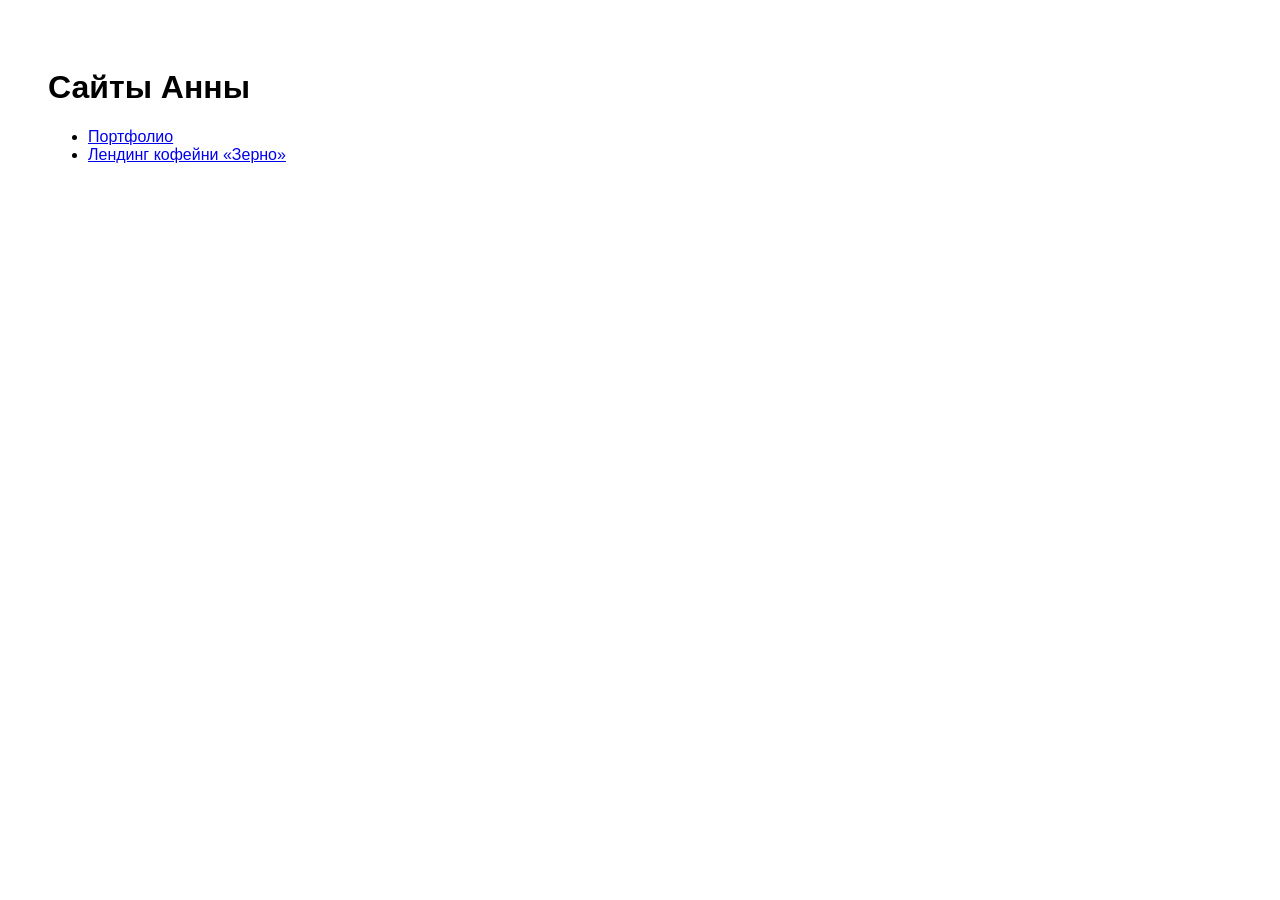
<file: index.html>
<!doctype html><html lang="ru"><head><meta charset="utf-8"><title>Сайты Анны</title></head><body style="font-family:sans-serif;padding:40px"><h1>Сайты Анны</h1><ul><li><a href="portfolio/">Портфолио</a></li><li><a href="coffee/">Лендинг кофейни «Зерно»</a></li></ul></body></html>
</file>
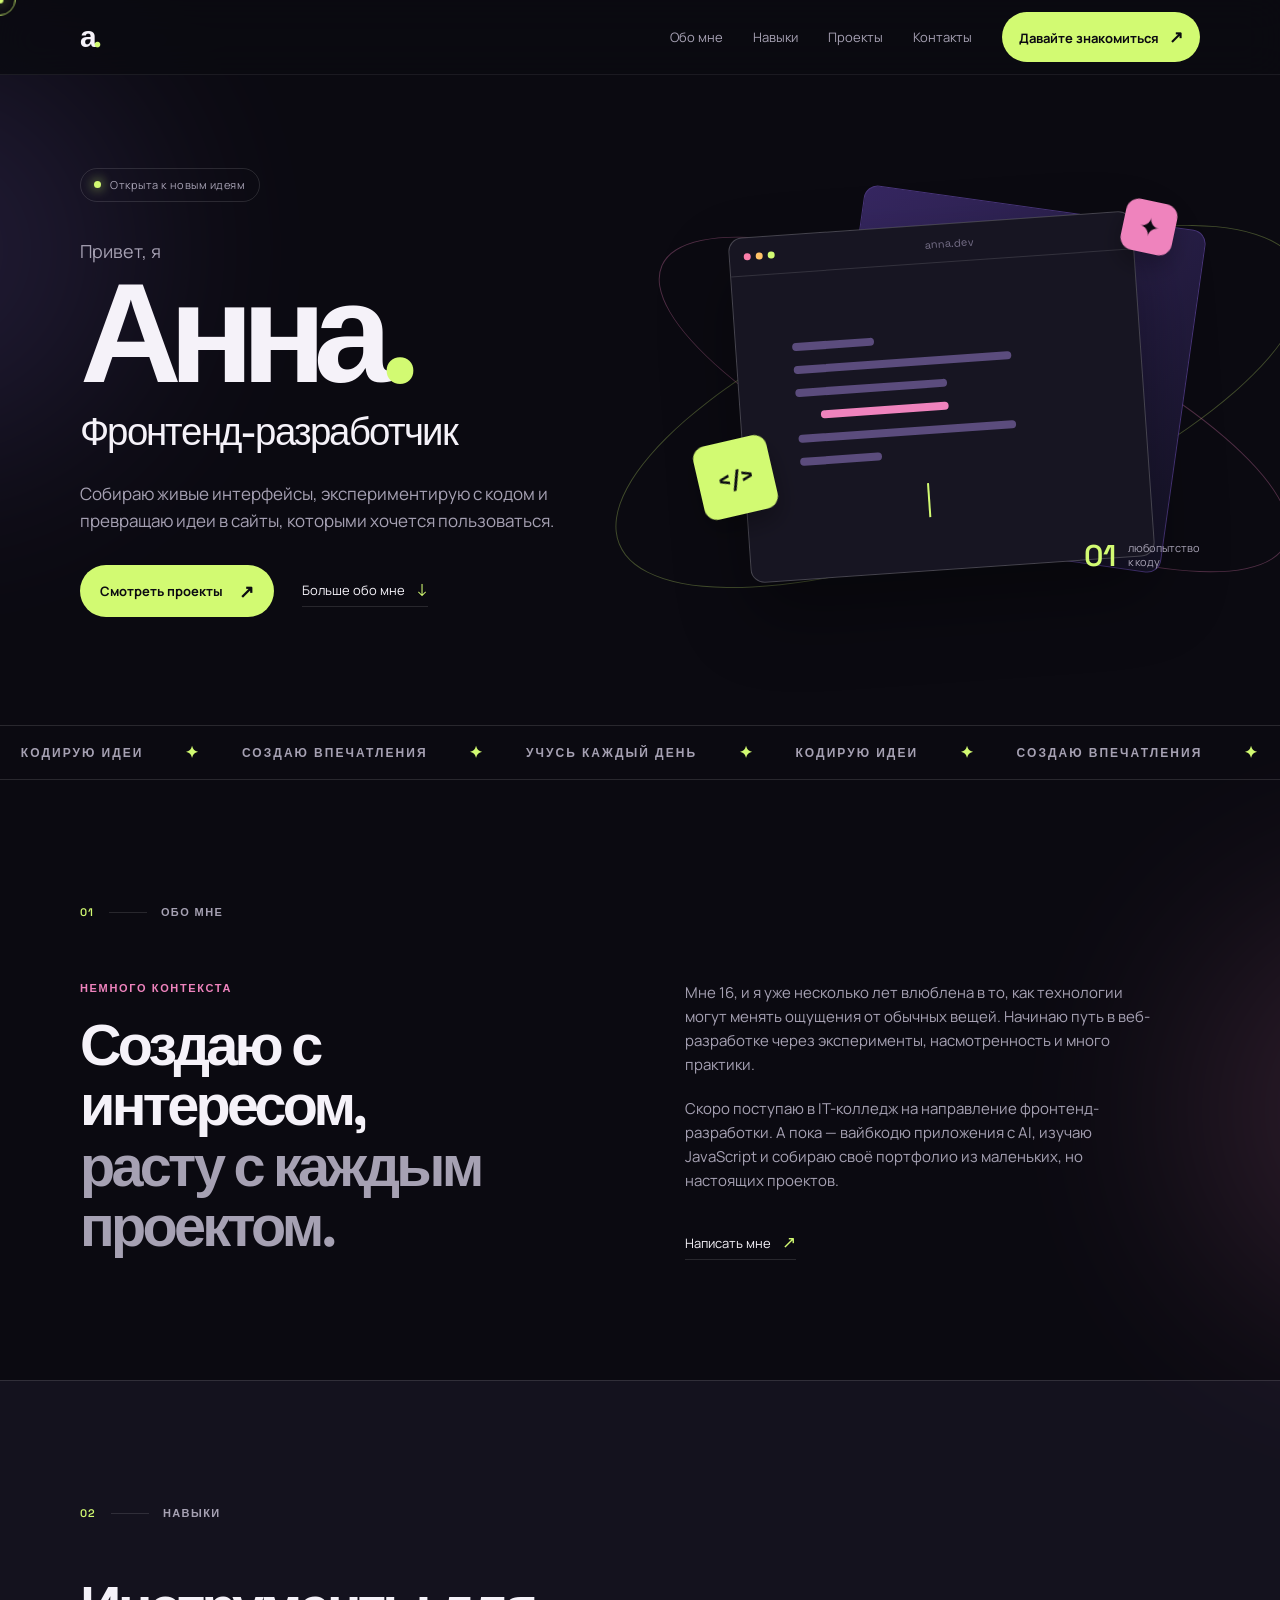
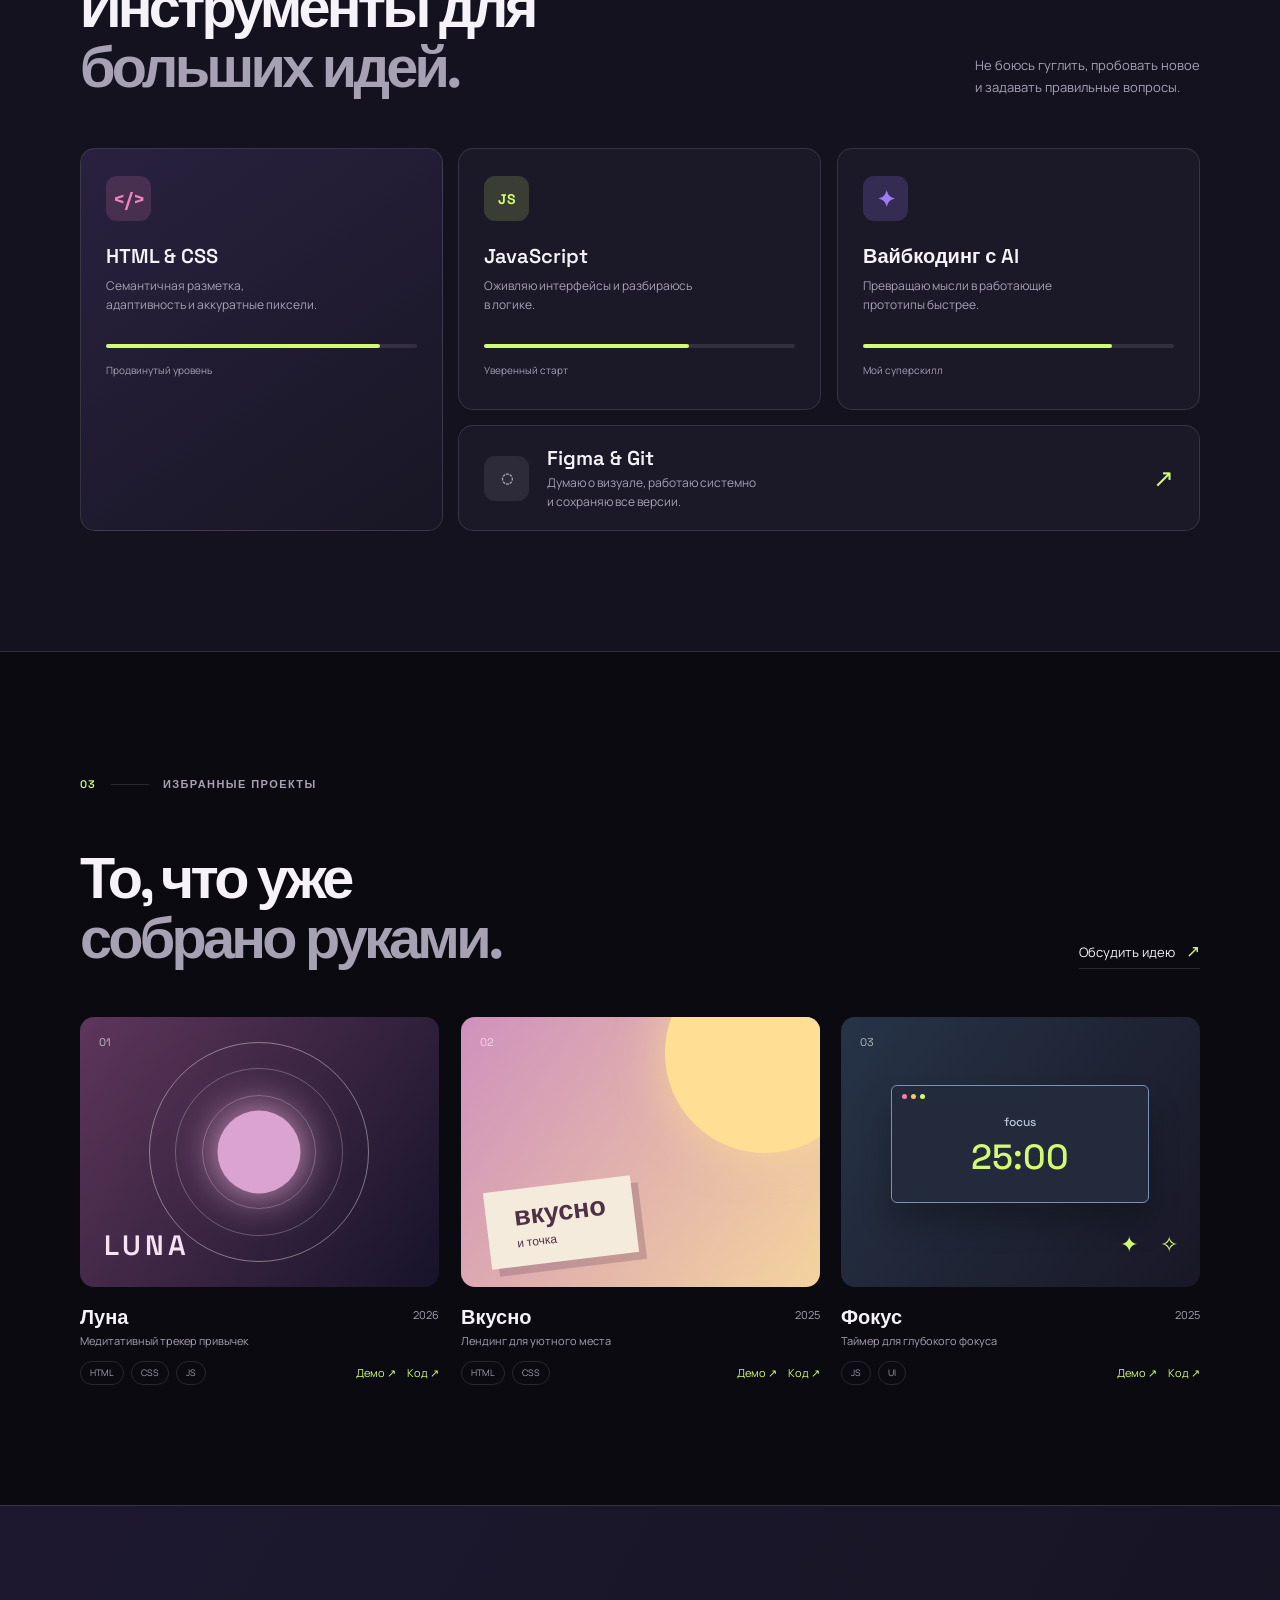
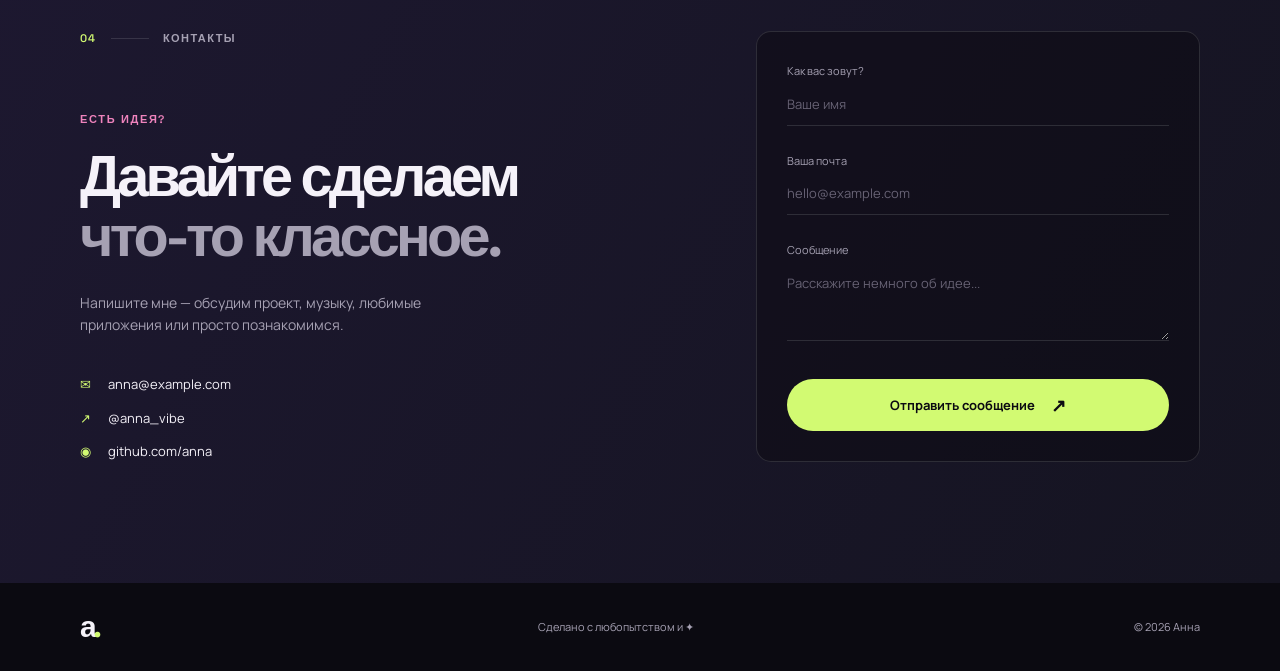
<file: portfolio/index.html>
<!doctype html>
<html lang="ru">
  <head>
    <meta charset="utf-8">
    <meta name="viewport" content="width=device-width, initial-scale=1">
    <meta name="description" content="Портфолио Анны — начинающего фронтенд-разработчика и вайбкодера.">
    <meta name="theme-color" content="#0b0a11">
    <title>Анна — фронтенд-разработчик</title>
    <link rel="preconnect" href="https://fonts.googleapis.com">
    <link rel="preconnect" href="https://fonts.gstatic.com" crossorigin>
    <link href="https://fonts.googleapis.com/css2?family=Manrope:wght@400;500;600;700;800&family=Space+Grotesk:wght@500;600;700&display=swap" rel="stylesheet">
    <link rel="stylesheet" href="styles.css">
  </head>
  <body>
    <div class="scroll-progress" aria-hidden="true"></div>
    <div class="page-glow page-glow--one"></div>
    <div class="page-glow page-glow--two"></div>

    <header class="site-header">
      <nav class="nav container" aria-label="Основная навигация">
        <a class="logo" href="#главная" aria-label="На главную">а<span>.</span></a>
        <button class="menu-toggle" type="button" aria-expanded="false" aria-controls="nav-menu" aria-label="Открыть меню">
          <span></span><span></span>
        </button>
        <div class="nav-menu" id="nav-menu">
          <a href="#обо-мне">Обо мне</a>
          <a href="#навыки">Навыки</a>
          <a href="#проекты">Проекты</a>
          <a href="#контакты">Контакты</a>
          <a class="nav-pill" href="#контакты">Давайте знакомиться <span>↗</span></a>
        </div>
      </nav>
    </header>

    <main>
      <section class="hero container" id="главная">
        <div class="hero-copy reveal">
          <div class="eyebrow"><span class="status-dot"></span> Открыта к новым идеям</div>
          <p class="hero-kicker">Привет, я</p>
          <h1>Анна<span class="accent-dot">.</span></h1>
          <h2 class="hero-headline" aria-label="Фронтенд-разработчик">Фронтенд-разработчик</h2>
          <p class="hero-text">Собираю живые интерфейсы, экспериментирую с кодом и превращаю идеи в сайты, которыми хочется пользоваться.</p>
          <div class="hero-actions">
            <a class="button button--primary" href="#проекты">Смотреть проекты <span>↗</span></a>
            <a class="text-link" href="#обо-мне">Больше обо мне <span>↓</span></a>
          </div>
        </div>
        <div class="hero-art reveal reveal--delay" aria-label="Иллюстрация рабочего пространства Анны">
          <div class="orbit orbit--one"></div>
          <div class="orbit orbit--two"></div>
          <div class="art-card art-card--back"></div>
          <div class="art-card art-card--main">
            <div class="window-top"><i></i><i></i><i></i><span>anna.dev</span></div>
            <div class="window-content">
              <div class="code-line code-line--short"></div>
              <div class="code-line code-line--long"></div>
              <div class="code-line code-line--medium"></div>
              <div class="code-line code-line--accent"></div>
              <div class="code-line code-line--long"></div>
              <div class="code-line code-line--short"></div>
              <div class="code-cursor"></div>
            </div>
          </div>
          <div class="floating-badge floating-badge--code">&lt;/&gt;</div>
          <div class="floating-badge floating-badge--spark">✦</div>
          <div class="hero-tag"><strong>01</strong><span>любопытство<br>к коду</span></div>
        </div>
      </section>

      <div class="marquee" aria-hidden="true">
        <div class="marquee-track"><span>кодирую идеи</span><b>✦</b><span>создаю впечатления</span><b>✦</b><span>учусь каждый день</span><b>✦</b><span>кодирую идеи</span><b>✦</b><span>создаю впечатления</span><b>✦</b></div>
      </div>

      <section class="section container about-section" id="обо-мне">
        <div class="section-label reveal"><span>01</span><i></i><span>Обо мне</span></div>
        <div class="about-grid">
          <div class="about-title reveal">
            <p class="overline">Немного контекста</p>
            <h2>Создаю с интересом,<br><em>расту с каждым проектом.</em></h2>
          </div>
          <div class="about-copy reveal reveal--delay">
            <p>Мне 16, и я уже несколько лет влюблена в то, как технологии могут менять ощущения от обычных вещей. Начинаю путь в веб-разработке через эксперименты, насмотренность и много практики.</p>
            <p>Скоро поступаю в IT-колледж на направление фронтенд-разработки. А пока — вайбкодю приложения с AI, изучаю JavaScript и собираю своё портфолио из маленьких, но настоящих проектов.</p>
            <a class="underlined-link" href="#контакты">Написать мне <span>↗</span></a>
          </div>
        </div>
      </section>

      <section class="section skills-section" id="навыки">
        <div class="container">
          <div class="section-label reveal"><span>02</span><i></i><span>Навыки</span></div>
          <div class="section-heading reveal"><h2>Инструменты для<br><em>больших идей.</em></h2><p>Не боюсь гуглить, пробовать новое<br>и задавать правильные вопросы.</p></div>
          <div class="skills-grid">
            <article class="skill-card skill-card--large reveal">
              <div class="skill-icon skill-icon--html">&lt;/&gt;</div>
              <h3>HTML & CSS</h3>
              <p>Семантичная разметка, адаптивность и аккуратные пиксели.</p>
              <div class="skill-meter"><span style="width: 88%"></span></div><small>Продвинутый уровень</small>
            </article>
            <article class="skill-card reveal reveal--delay">
              <div class="skill-icon skill-icon--js">JS</div>
              <h3>JavaScript</h3>
              <p>Оживляю интерфейсы и разбираюсь в логике.</p>
              <div class="skill-meter"><span style="width: 66%"></span></div><small>Уверенный старт</small>
            </article>
            <article class="skill-card reveal reveal--delay-2">
              <div class="skill-icon skill-icon--ai">✦</div>
              <h3>Вайбкодинг с AI</h3>
              <p>Превращаю мысли в работающие прототипы быстрее.</p>
              <div class="skill-meter"><span style="width: 80%"></span></div><small>Мой суперскилл</small>
            </article>
            <article class="skill-card skill-card--wide reveal">
              <div class="skill-icon skill-icon--tools">◌</div>
              <div><h3>Figma & Git</h3><p>Думаю о визуале, работаю системно и сохраняю все версии.</p></div>
              <span class="card-arrow">↗</span>
            </article>
          </div>
        </div>
      </section>

      <section class="section projects-section container" id="проекты">
        <div class="section-label reveal"><span>03</span><i></i><span>Избранные проекты</span></div>
        <div class="section-heading projects-heading reveal"><h2>То, что уже<br><em>собрано руками.</em></h2><a class="underlined-link" href="#контакты">Обсудить идею <span>↗</span></a></div>
        <div class="projects-grid">
          <article class="project-card reveal">
            <a class="project-visual project-visual--first" href="#" aria-label="Открыть проект Луна"><span class="project-number">01</span><span class="visual-orbit"></span><span class="visual-moon"></span><span class="visual-word">LUNA</span></a>
            <div class="project-meta"><div><h3>Луна</h3><p>Медитативный трекер привычек</p></div><span>2026</span></div>
            <div class="project-tags"><span>HTML</span><span>CSS</span><span>JS</span><a href="#">Демо ↗</a><a href="#">Код ↗</a></div>
          </article>
          <article class="project-card reveal reveal--delay">
            <a class="project-visual project-visual--second" href="#" aria-label="Открыть проект Вкусно"><span class="project-number">02</span><span class="visual-sun"></span><span class="visual-card">вкусно<br><small>и точка</small></span></a>
            <div class="project-meta"><div><h3>Вкусно</h3><p>Лендинг для уютного места</p></div><span>2025</span></div>
            <div class="project-tags"><span>HTML</span><span>CSS</span><a href="#">Демо ↗</a><a href="#">Код ↗</a></div>
          </article>
          <article class="project-card reveal reveal--delay-2">
            <a class="project-visual project-visual--third" href="#" aria-label="Открыть проект Фокус"><span class="project-number">03</span><span class="visual-window"><i></i><i></i><i></i><b>focus</b><em>25:00</em></span><span class="visual-stars">✦　✧</span></a>
            <div class="project-meta"><div><h3>Фокус</h3><p>Таймер для глубокого фокуса</p></div><span>2025</span></div>
            <div class="project-tags"><span>JS</span><span>UI</span><a href="#">Демо ↗</a><a href="#">Код ↗</a></div>
          </article>
        </div>
      </section>

      <section class="section contact-section" id="контакты">
        <div class="container contact-grid">
          <div class="contact-intro reveal">
            <div class="section-label"><span>04</span><i></i><span>Контакты</span></div>
            <p class="overline">Есть идея?</p>
            <h2>Давайте сделаем<br><em>что-то классное.</em></h2>
            <p class="contact-text">Напишите мне — обсудим проект, музыку, любимые приложения или просто познакомимся.</p>
            <div class="contact-links"><a href="mailto:anna@example.com"><span>✉</span> anna@example.com</a><a href="#"><span>↗</span> @anna_vibe</a><a href="#"><span>◉</span> github.com/anna</a></div>
          </div>
          <form class="contact-form reveal reveal--delay">
            <label for="name">Как вас зовут?</label><input id="name" name="name" type="text" placeholder="Ваше имя" required>
            <label for="email">Ваша почта</label><input id="email" name="email" type="email" placeholder="hello@example.com" required>
            <label for="message">Сообщение</label><textarea id="message" name="message" rows="3" placeholder="Расскажите немного об идее..." required></textarea>
            <button class="button button--primary" type="submit">Отправить сообщение <span>↗</span></button>
            <p class="form-success" role="status">Сообщение отправлено! Скоро отвечу ✦</p>
          </form>
        </div>
      </section>
    </main>

    <footer class="footer container"><a class="logo" href="#главная">а<span>.</span></a><p>Сделано с любопытством и ✦</p><p>© 2026 Анна</p></footer>
    <div class="cursor-dot" aria-hidden="true"></div>
    <div class="cursor-ring" aria-hidden="true"></div>
    <script src="script.js"></script>
  </body>
</html>
</file>
<file: portfolio/styles.css>
/* Motion layer: all effects stay on compositor-friendly properties. */
.hero .hero-art{--parallax-x:0px;--parallax-y:0px;transform:translate3d(var(--parallax-x),var(--parallax-y),0);will-change:transform}
.hero-art .floating-badge--code{transform:translate3d(var(--badge-x),var(--badge-y),0) rotate(-13deg)}
.hero-art .floating-badge--spark{transform:translate3d(var(--badge-x),var(--badge-y),0) rotate(12deg)}
.reveal.tilt-card:not(.is-visible){transform:translate3d(0,22px,0)}
.reveal.tilt-card.is-visible{transform:perspective(900px) rotateX(var(--tilt-x)) rotateY(var(--tilt-y)) scale3d(var(--tilt-scale),var(--tilt-scale),var(--tilt-scale))}
.button.button--primary.magnetic-button{transform:translate3d(var(--mag-x),var(--mag-y),0)}
.button.button--primary.magnetic-button:hover{transform:translate3d(var(--mag-x),var(--mag-y),0) translateY(-3px)}
.scroll-progress{position:fixed;z-index:40;top:0;left:0;width:100%;height:3px;background:var(--lime);transform:scaleX(0);transform-origin:left center;box-shadow:0 0 12px rgba(210,250,114,.5);pointer-events:none}
.hero-headline{overflow:hidden}
.hero-headline .headline-word{display:inline-block;white-space:nowrap}
.hero-headline .headline-char{display:inline-block;opacity:0;transform:translate3d(0,1.1em,0) rotate(3deg);animation:headline-rise .75s cubic-bezier(.22,1,.36,1) forwards;animation-delay:calc(var(--char-index) * 38ms + 280ms)}
.marquee-track{will-change:transform;transform:translate3d(0,0,0);animation:marquee-scroll 28s linear infinite}
.reveal{transition-delay:var(--reveal-delay,0ms);will-change:transform,opacity}
.tilt-card{--tilt-x:0deg;--tilt-y:0deg;--tilt-scale:1;transform:perspective(900px) rotateX(var(--tilt-x)) rotateY(var(--tilt-y)) scale3d(var(--tilt-scale),var(--tilt-scale),var(--tilt-scale));transition:transform .55s cubic-bezier(.2,.7,.2,1),box-shadow .55s ease}
.reveal.tilt-card:not(.is-visible){transform:translate3d(0,22px,0)}
.tilt-card.is-visible{transform:perspective(900px) rotateX(var(--tilt-x)) rotateY(var(--tilt-y)) scale3d(var(--tilt-scale),var(--tilt-scale),var(--tilt-scale))}
.hero-art{--parallax-x:0px;--parallax-y:0px;transform:translate3d(var(--parallax-x),var(--parallax-y),0);will-change:transform}
.floating-badge{--badge-x:0px;--badge-y:0px;will-change:transform}
.floating-badge--code{transform:translate3d(var(--badge-x),var(--badge-y),0) rotate(-13deg)}
.floating-badge--spark{transform:translate3d(var(--badge-x),var(--badge-y),0) rotate(12deg)}
.magnetic-button{--mag-x:0px;--mag-y:0px;transform:translate3d(var(--mag-x),var(--mag-y),0)}
.magnetic-button:hover{transform:translate3d(var(--mag-x),var(--mag-y),0) translateY(-3px)}
@keyframes headline-rise{to{opacity:1;transform:translate3d(0,0,0) rotate(0)}}
@keyframes marquee-scroll{to{transform:translate3d(-30%,0,0)}}

@media (hover:hover) and (pointer:fine){
  .has-custom-cursor,.has-custom-cursor *{cursor:none!important}
  .cursor-dot,.cursor-ring{position:fixed;z-index:100;top:0;left:0;pointer-events:none;border-radius:50%;opacity:0;transform:translate3d(-50%,-50%,0);will-change:transform}
  .cursor-dot{width:7px;height:7px;background:var(--lime);box-shadow:0 0 14px rgba(210,250,114,.7)}
  .cursor-ring{width:31px;height:31px;border:1px solid rgba(210,250,114,.75);transition:width .25s ease,height .25s ease,background .25s ease,border-color .25s ease,opacity .25s ease}
  .has-custom-cursor .cursor-dot,.has-custom-cursor .cursor-ring{opacity:1}
  .has-custom-cursor.cursor-hover .cursor-ring{width:52px;height:52px;background:rgba(210,250,114,.13);border-color:var(--lime)}
}
@media (max-width:760px){
  .hero .hero-art{transform:translate3d(var(--parallax-x),var(--parallax-y),0) scale(.9)}
}
@media (prefers-reduced-motion:reduce){
  .hero-headline .headline-char{opacity:1;transform:none;animation:none}
  .scroll-progress{display:none}
  .reveal{opacity:1;transform:none!important;transition:none}
  .marquee-track{animation:none;transform:none}
  .hero-art,.floating-badge--code,.floating-badge--spark,.tilt-card,.magnetic-button{transform:none!important;transition:none}
}
:root{--bg:#0b0a11;--surface:#14121e;--surface-2:#1b1828;--text:#f5f2f9;--muted:#a6a1b3;--line:rgba(255,255,255,.12);--lime:#d2fa72;--violet:#9d7cff;--pink:#ef83bd;--font:"Manrope",sans-serif;--display:"Space Grotesk",sans-serif}*{box-sizing:border-box}html{scroll-behavior:smooth}body{margin:0;background:var(--bg);color:var(--text);font-family:var(--font);font-size:16px;line-height:1.6;overflow-x:hidden}.container{width:min(1120px,calc(100% - 40px));margin:0 auto}.page-glow{position:absolute;width:420px;height:420px;border-radius:50%;filter:blur(100px);opacity:.14;pointer-events:none}.page-glow--one{background:var(--violet);top:40px;left:-280px}.page-glow--two{background:var(--pink);top:900px;right:-330px}.site-header{position:sticky;top:0;z-index:20;background:rgba(11,10,17,.8);backdrop-filter:blur(18px);border-bottom:1px solid rgba(255,255,255,.07)}.nav{height:74px;display:flex;align-items:center;justify-content:space-between}.logo{color:var(--text);font:700 30px/1 var(--display);text-decoration:none;letter-spacing:-.12em}.logo span,.accent-dot{color:var(--lime)}.nav-menu{display:flex;align-items:center;gap:30px}.nav-menu a{color:var(--muted);font-size:13px;text-decoration:none;transition:.25s}.nav-menu a:hover,.text-link:hover,.underlined-link:hover{color:var(--lime)}.nav-pill{color:var(--bg)!important;background:var(--lime);border-radius:100px;padding:11px 17px;font-weight:700}.nav-pill span{font-size:17px;margin-left:7px}.menu-toggle{display:none;background:none;border:0;color:var(--text)}.hero{min-height:650px;display:grid;grid-template-columns:1fr .9fr;align-items:center;gap:50px;padding:74px 0 90px}.eyebrow{display:inline-flex;align-items:center;gap:9px;border:1px solid var(--line);border-radius:100px;padding:7px 13px;color:var(--muted);font-size:11px;letter-spacing:.05em}.status-dot{height:7px;width:7px;border-radius:50%;background:var(--lime);box-shadow:0 0 12px var(--lime)}.hero-kicker{color:var(--muted);font-size:18px;margin:35px 0 0}.hero h1{font:700 clamp(72px,11vw,144px)/.91 var(--display);letter-spacing:-.09em;margin:4px 0 11px}.hero h2{font:500 clamp(25px,3vw,40px)/1.2 var(--display);letter-spacing:-.05em;margin:0}.hero-text{color:var(--muted);max-width:480px;font-size:17px;margin:25px 0 31px}.hero-actions{display:flex;align-items:center;gap:28px}.button{display:inline-flex;align-items:center;justify-content:center;gap:16px;border:0;border-radius:100px;padding:14px 20px;font:700 13px var(--font);text-decoration:none;cursor:pointer;transition:transform .25s,box-shadow .25s}.button:hover{transform:translateY(-3px);box-shadow:0 8px 25px rgba(210,250,114,.16)}.button--primary{background:var(--lime);color:var(--bg)}.button span{font-size:18px}.text-link,.underlined-link{color:var(--text);font-size:13px;text-decoration:none;border-bottom:1px solid var(--line);padding-bottom:4px;transition:.25s}.text-link span,.underlined-link span{color:var(--lime);margin-left:8px;font-size:17px}.hero-art{height:455px;position:relative}.art-card{position:absolute;border-radius:14px}.art-card--back{width:68%;height:76%;right:3%;top:9%;background:linear-gradient(135deg,#362761,#151326);transform:rotate(8deg);border:1px solid #49367b}.art-card--main{width:80%;height:76%;right:11%;top:13%;background:#171522;border:1px solid rgba(255,255,255,.2);box-shadow:0 35px 70px rgba(0,0,0,.35);transform:rotate(-4deg);overflow:hidden}.window-top{height:38px;border-bottom:1px solid var(--line);display:flex;align-items:center;padding:0 14px;gap:5px;color:#756e87;font:11px var(--display)}.window-top span{margin-left:auto;margin-right:auto}.window-top i{width:7px;height:7px;border-radius:50%;background:#fa7eaa}.window-top i:nth-child(2){background:#ffc368}.window-top i:nth-child(3){background:var(--lime)}.window-content{padding:55px 14%;position:relative}.code-line{height:8px;border-radius:10px;background:#5b4c7d;margin:15px 0}.code-line--short{width:28%}.code-line--medium{width:52%}.code-line--long{width:75%}.code-line--accent{width:44%;background:var(--pink);margin-left:8%}.code-cursor{width:2px;height:34px;background:var(--lime);margin:26px 0 0 43%;animation:blink 1s infinite}.floating-badge{position:absolute;display:grid;place-items:center;border-radius:13px;background:var(--lime);color:var(--bg);box-shadow:0 12px 26px rgba(0,0,0,.3)}.floating-badge--code{width:75px;height:75px;left:1%;bottom:23%;font:700 23px var(--display);transform:rotate(-13deg)}.floating-badge--spark{width:52px;height:52px;right:5%;top:8%;background:var(--pink);font-size:25px;transform:rotate(12deg)}.hero-tag{position:absolute;right:0;bottom:10%;display:flex;gap:12px;align-items:center;color:var(--muted);font-size:11px;line-height:1.3}.hero-tag strong{color:var(--lime);font:600 30px var(--display)}.orbit{position:absolute;border:1px solid rgba(210,250,114,.27);border-radius:50%;width:145%;height:56%;left:-20%;top:25%;transform:rotate(-22deg)}.orbit--two{width:135%;height:45%;left:-12%;top:30%;border-color:rgba(239,131,189,.3);transform:rotate(24deg)}.marquee{overflow:hidden;border-block:1px solid var(--line);padding:16px 0;color:var(--muted);font:600 12px var(--display);text-transform:uppercase;letter-spacing:.17em}.marquee-track{display:flex;align-items:center;justify-content:space-around;min-width:850px;animation:slide 25s linear infinite}.marquee b{color:var(--lime);font-size:16px}.section{padding-top:125px;padding-bottom:120px}.section-label{display:flex;align-items:center;gap:14px;color:var(--muted);font:600 11px var(--display);letter-spacing:.13em;text-transform:uppercase}.section-label span:first-child{color:var(--lime)}.section-label i{width:38px;height:1px;background:var(--line)}.about-grid{display:grid;grid-template-columns:1fr 1fr;gap:90px;margin-top:62px}.overline{color:var(--pink);font:600 11px var(--display);letter-spacing:.15em;text-transform:uppercase;margin:0 0 20px}.about-title h2,.section-heading h2,.contact-intro h2{font:600 clamp(35px,4.5vw,59px)/1.05 var(--display);letter-spacing:-.065em;margin:0}.about-title h2 em,.section-heading h2 em,.contact-intro h2 em{font-style:normal;color:var(--muted)}.about-copy{max-width:465px}.about-copy p{color:var(--muted);margin:0 0 20px;font-size:15px}.underlined-link{display:inline-block;margin-top:15px}.skills-section{background:var(--surface);border-block:1px solid var(--line)}.section-heading{display:flex;align-items:end;justify-content:space-between;margin:57px 0 50px}.section-heading p{color:var(--muted);font-size:13px;margin:0;line-height:1.7}.skills-grid{display:grid;grid-template-columns:repeat(3,1fr);gap:15px}.skill-card{background:var(--surface-2);border:1px solid var(--line);border-radius:15px;padding:27px 25px;min-height:240px;position:relative}.skill-card--large{grid-row:span 2;min-height:345px;background:linear-gradient(145deg,#29213f,#181624)}.skill-card--wide{grid-column:span 2;min-height:105px;display:flex;align-items:center;gap:18px;padding:19px 25px}.skill-icon{display:grid;place-items:center;width:45px;height:45px;border-radius:11px;margin-bottom:22px;font:700 14px var(--display)}.skill-icon--html{background:rgba(239,131,189,.16);color:var(--pink);font-size:20px}.skill-icon--js{background:rgba(210,250,114,.16);color:var(--lime)}.skill-icon--ai{background:rgba(157,124,255,.2);color:var(--violet);font-size:22px}.skill-icon--tools{background:rgba(255,255,255,.08);color:var(--muted);margin:0}.skill-card h3{font:600 20px var(--display);margin:0 0 7px}.skill-card p{color:var(--muted);font-size:12px;margin:0;max-width:215px}.skill-meter{height:4px;background:rgba(255,255,255,.1);border-radius:5px;margin:30px 0 8px}.skill-meter span{display:block;height:100%;border-radius:5px;background:var(--lime)}.skill-card small{color:var(--muted);font-size:10px}.skill-card--wide h3{margin-bottom:2px}.card-arrow{margin-left:auto;color:var(--lime);font-size:25px}.projects-heading{margin-bottom:48px}.projects-grid{display:grid;grid-template-columns:repeat(3,1fr);gap:22px}.project-visual{height:270px;border-radius:14px;display:block;position:relative;overflow:hidden;text-decoration:none}.project-visual--first{background:linear-gradient(125deg,#5e365b,#161329)}.project-visual--second{background:linear-gradient(125deg,#cf91bd,#f4d39d)}.project-visual--third{background:linear-gradient(125deg,#263447,#191726)}.project-number{position:absolute;top:18px;left:19px;color:rgba(255,255,255,.65);font:11px var(--display)}.visual-orbit{position:absolute;width:220px;height:220px;border:1px solid rgba(255,255,255,.4);border-radius:50%;left:50%;top:50%;transform:translate(-50%,-50%)}.visual-orbit:before,.visual-orbit:after{content:"";position:absolute;border-radius:50%;border:1px solid rgba(255,255,255,.25);inset:25px}.visual-orbit:after{inset:52px}.visual-moon{position:absolute;width:83px;height:83px;background:#dba3cf;border-radius:50%;left:50%;top:50%;transform:translate(-50%,-50%);box-shadow:0 0 45px #ecafd9}.visual-word{position:absolute;bottom:24px;left:24px;color:#f7e2f3;font:600 28px var(--display);letter-spacing:.14em}.visual-sun{position:absolute;width:200px;height:200px;border-radius:50%;background:#ffdf93;top:-64px;right:-45px;box-shadow:0 0 50px rgba(255,223,147,.7)}.visual-card{position:absolute;left:26px;bottom:26px;background:#f5ebdc;color:#4d3145;padding:16px 28px;box-shadow:7px 8px 0 rgba(88,51,77,.24);font:700 27px var(--display);line-height:.83;transform:rotate(-7deg)}.visual-card small{font-size:12px;font-weight:500}.visual-window{position:absolute;left:14%;top:25%;width:72%;height:44%;background:#222a3b;border:1px solid #7b91b1;border-radius:6px;box-shadow:0 20px 30px rgba(0,0,0,.25);padding:28px 17px;text-align:center}.visual-window i{position:absolute;top:8px;width:5px;height:5px;border-radius:50%;background:#fa7eaa}.visual-window i:nth-child(1){left:10px}.visual-window i:nth-child(2){left:19px;background:#ffc368}.visual-window i:nth-child(3){left:28px;background:var(--lime)}.visual-window b{display:block;color:#b9c5d9;font:500 12px var(--display)}.visual-window em{display:block;color:var(--lime);font:500 35px var(--display);font-style:normal;margin-top:5px}.visual-stars{position:absolute;right:22px;bottom:25px;color:var(--lime);font-size:22px}.project-meta{display:flex;justify-content:space-between;align-items:start;margin:17px 0 11px}.project-meta h3{font:600 20px var(--display);margin:0}.project-meta p,.project-meta>span{color:var(--muted);font-size:11px;margin:2px 0 0}.project-tags{display:flex;align-items:center;gap:7px}.project-tags span{padding:4px 9px;border:1px solid var(--line);border-radius:100px;color:var(--muted);font-size:9px}.project-tags a{color:var(--lime);font-size:11px;text-decoration:none;margin-left:auto}.project-tags a+a{margin-left:4px}.contact-section{background:linear-gradient(120deg,#1d1830,#151421);border-top:1px solid var(--line)}.contact-grid{display:grid;grid-template-columns:1fr .8fr;gap:120px}.contact-intro .section-label{margin-bottom:67px}.contact-text{color:var(--muted);font-size:14px;max-width:410px;margin:25px 0 37px}.contact-links{display:flex;flex-direction:column;gap:13px}.contact-links a{color:var(--text);font-size:13px;text-decoration:none}.contact-links span{color:var(--lime);display:inline-block;width:25px}.contact-form{background:rgba(11,10,17,.46);border:1px solid var(--line);border-radius:15px;padding:30px}.contact-form label{display:block;color:var(--muted);font-size:11px;margin-bottom:7px}.contact-form input,.contact-form textarea{width:100%;resize:vertical;background:transparent;border:0;border-bottom:1px solid var(--line);border-radius:0;color:var(--text);font:13px var(--font);padding:8px 0 12px;margin-bottom:26px;outline:0}.contact-form input:focus,.contact-form textarea:focus{border-color:var(--lime)}.contact-form input::placeholder,.contact-form textarea::placeholder{color:#676274}.contact-form button{width:100%;margin-top:5px}.form-success{display:none;color:var(--lime);font-size:12px;margin:15px 0 0;text-align:center}.form-success.is-visible{display:block}.footer{display:flex;align-items:center;justify-content:space-between;padding:29px 0;color:var(--muted);font-size:11px}.footer p{margin:0}.reveal{opacity:0;transform:translateY(22px);transition:opacity .7s ease,transform .7s ease}.reveal.is-visible{opacity:1;transform:none}.reveal--delay{transition-delay:.12s}.reveal--delay-2{transition-delay:.22s}@keyframes blink{50%{opacity:0}}@keyframes slide{to{transform:translateX(-30%)}}@media(max-width:760px){.container{width:min(100% - 32px,560px)}.nav{height:67px}.menu-toggle{display:flex;flex-direction:column;gap:6px;padding:10px;cursor:pointer}.menu-toggle span{width:25px;height:2px;background:var(--text);transition:.25s}.nav-menu{position:absolute;top:67px;left:0;right:0;display:flex;flex-direction:column;align-items:stretch;gap:0;padding:8px 16px 18px;background:rgba(11,10,17,.96);border-bottom:1px solid var(--line);transform:translateY(-130%);transition:transform .3s}.nav-menu.is-open{transform:none}.nav-menu a{padding:13px 8px}.nav-pill{text-align:center;margin-top:8px}.hero{display:flex;flex-direction:column;align-items:stretch;min-height:0;padding:66px 0 70px;gap:40px}.hero h1{font-size:84px}.hero-art{height:340px;transform:scale(.9);transform-origin:center top;margin-bottom:-30px}.hero-text{font-size:15px}.hero-actions{gap:18px;flex-wrap:wrap}.button{padding:13px 16px}.marquee-track{justify-content:flex-start;gap:40px}.section{padding-top:86px;padding-bottom:80px}.about-grid,.contact-grid{grid-template-columns:1fr;gap:35px;margin-top:45px}.about-copy{max-width:none}.section-heading{display:block;margin:43px 0 35px}.section-heading p{margin-top:22px}.skills-grid,.projects-grid{grid-template-columns:1fr}.skill-card--large{grid-row:auto;min-height:280px}.skill-card--wide{grid-column:auto}.projects-heading{margin-bottom:37px}.projects-heading .underlined-link{margin-top:25px}.project-visual{height:250px}.contact-grid{gap:50px}.contact-intro .section-label{margin-bottom:52px}.contact-form{padding:24px 20px}.footer{gap:12px;flex-wrap:wrap}.footer p:last-child{margin-left:auto}.page-glow{width:260px;height:260px}.orbit{width:150%}}@media(prefers-reduced-motion:reduce){html{scroll-behavior:auto}.reveal,.marquee-track{transition:none;animation:none}}
</file>
